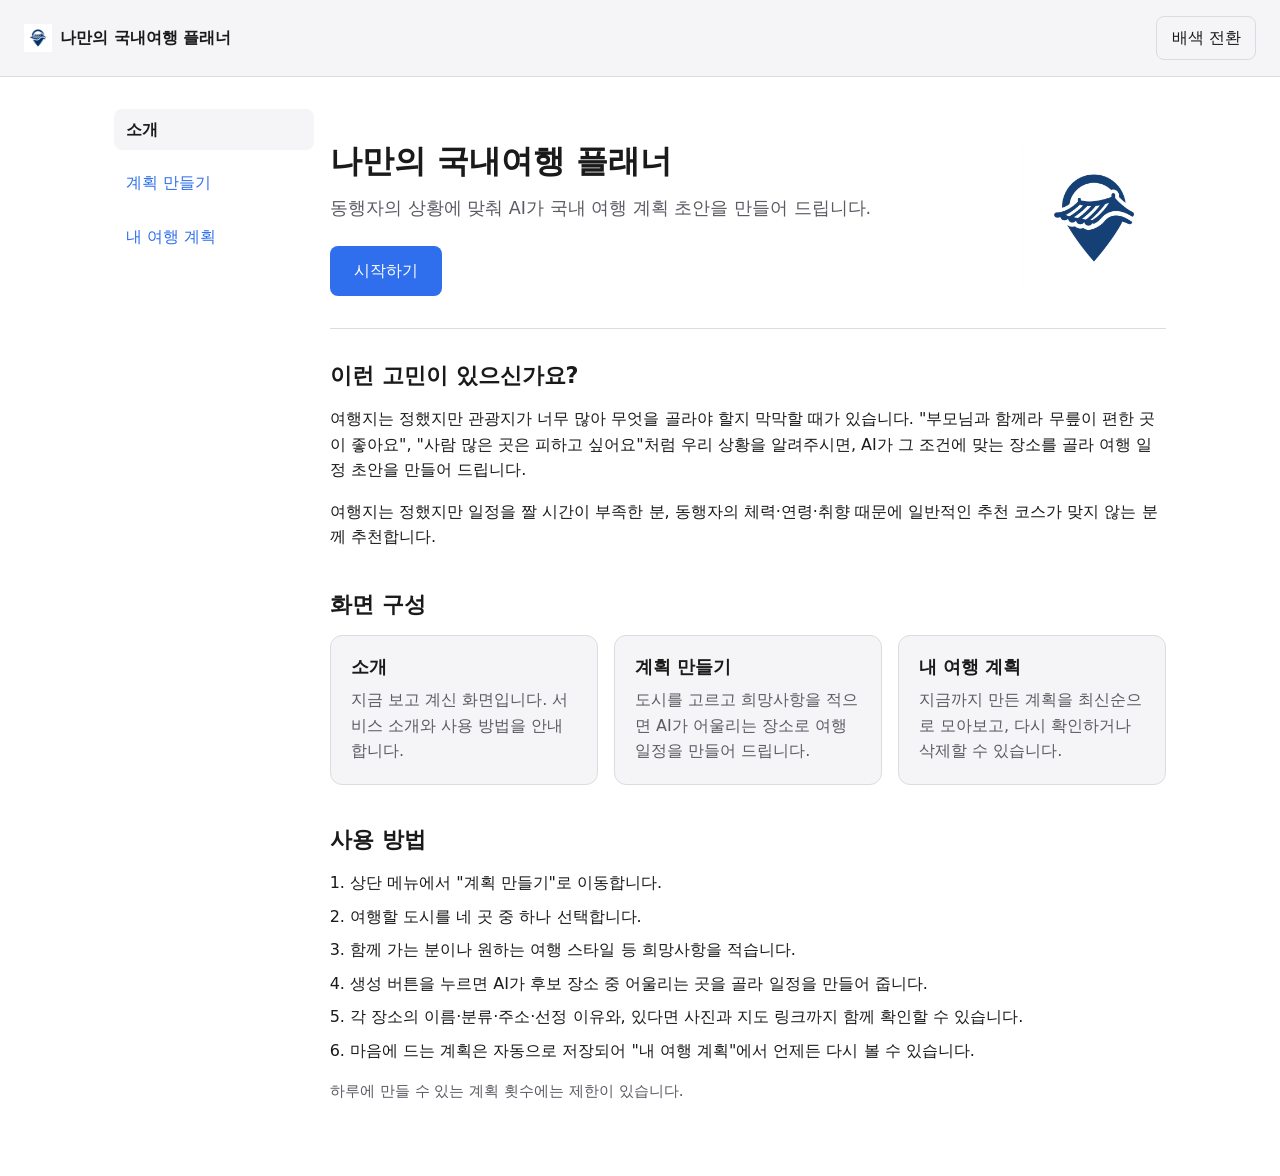
<file: service/index.html>
<!doctype html>
<html lang="ko">
<head>
  <meta charset="utf-8">
  <meta name="viewport" content="width=device-width, initial-scale=1">
  <title>나만의 국내여행 플래너</title>
  <link rel="stylesheet" href="css/style.css">
  <link rel="icon" type="image/png" href="images/logo.png">
</head>
<body>
  <img class="bg-decoration bg-decoration-left" src="images/hero1.png" alt=""
    width="2544" height="1904" loading="lazy">
  <img class="bg-decoration bg-decoration-right" src="images/hero2.png" alt=""
    width="2544" height="1904" loading="lazy">

  <header class="topbar">
    <a class="brand" href="index.html">
      <img class="brand-logo" src="images/logo.png" alt="" width="2048" height="2048" loading="lazy">
      나만의 국내여행 플래너
    </a>
    <button id="theme-toggle" type="button" class="nav-btn">배색 전환</button>
    <button id="menu-toggle" type="button" class="nav-btn"
      aria-expanded="false" aria-controls="mobile-menu">메뉴</button>
    <nav class="topnav-links">
      <a class="nav-link" href="index.html">소개</a>
      <a class="nav-link" href="plan.html">계획 만들기</a>
      <a class="nav-link" href="list.html">내 여행 계획</a>
    </nav>
  </header>

  <nav id="mobile-menu" class="mobile-menu" hidden>
    <a class="nav-link" href="index.html">소개</a>
    <a class="nav-link" href="plan.html">계획 만들기</a>
    <a class="nav-link" href="list.html">내 여행 계획</a>
  </nav>

  <div class="layout">
    <aside class="sidenav">
      <a class="nav-link" href="index.html">소개</a>
      <a class="nav-link" href="plan.html">계획 만들기</a>
      <a class="nav-link" href="list.html">내 여행 계획</a>
    </aside>

    <main>
      <section class="hero">
        <div class="hero-content">
          <h1>나만의 국내여행 플래너</h1>
          <p>동행자의 상황에 맞춰 AI가 국내 여행 계획 초안을 만들어 드립니다.</p>
          <a class="btn" href="plan.html">시작하기</a>
        </div>
        <img class="hero-logo" src="images/logo.png" alt="" width="2048" height="2048" loading="lazy">
      </section>

      <section class="intro">
        <h2>이런 고민이 있으신가요?</h2>
        <p>
          여행지는 정했지만 관광지가 너무 많아 무엇을 골라야 할지 막막할 때가 있습니다.
          "부모님과 함께라 무릎이 편한 곳이 좋아요", "사람 많은 곳은 피하고 싶어요"처럼
          우리 상황을 알려주시면, AI가 그 조건에 맞는 장소를 골라 여행 일정 초안을
          만들어 드립니다.
        </p>
        <p>
          여행지는 정했지만 일정을 짤 시간이 부족한 분, 동행자의 체력·연령·취향 때문에
          일반적인 추천 코스가 맞지 않는 분께 추천합니다.
        </p>
      </section>

      <section class="design">
        <h2>화면 구성</h2>
        <div class="card-grid">
          <div class="card">
            <h3>소개</h3>
            <p>지금 보고 계신 화면입니다. 서비스 소개와 사용 방법을 안내합니다.</p>
          </div>
          <div class="card">
            <h3>계획 만들기</h3>
            <p>도시를 고르고 희망사항을 적으면 AI가 어울리는 장소로 여행 일정을 만들어 드립니다.</p>
          </div>
          <div class="card">
            <h3>내 여행 계획</h3>
            <p>지금까지 만든 계획을 최신순으로 모아보고, 다시 확인하거나 삭제할 수 있습니다.</p>
          </div>
        </div>
      </section>

      <section class="steps">
        <h2>사용 방법</h2>
        <ol>
          <li>상단 메뉴에서 "계획 만들기"로 이동합니다.</li>
          <li>여행할 도시를 네 곳 중 하나 선택합니다.</li>
          <li>함께 가는 분이나 원하는 여행 스타일 등 희망사항을 적습니다.</li>
          <li>생성 버튼을 누르면 AI가 후보 장소 중 어울리는 곳을 골라 일정을 만들어 줍니다.</li>
          <li>각 장소의 이름·분류·주소·선정 이유와, 있다면 사진과 지도 링크까지 함께 확인할 수 있습니다.</li>
          <li>마음에 드는 계획은 자동으로 저장되어 "내 여행 계획"에서 언제든 다시 볼 수 있습니다.</li>
        </ol>
        <p class="note">하루에 만들 수 있는 계획 횟수에는 제한이 있습니다.</p>
      </section>
      
    </main>
  </div>

  <script src="js/nav.js"></script>
</body>
</html>
</file>
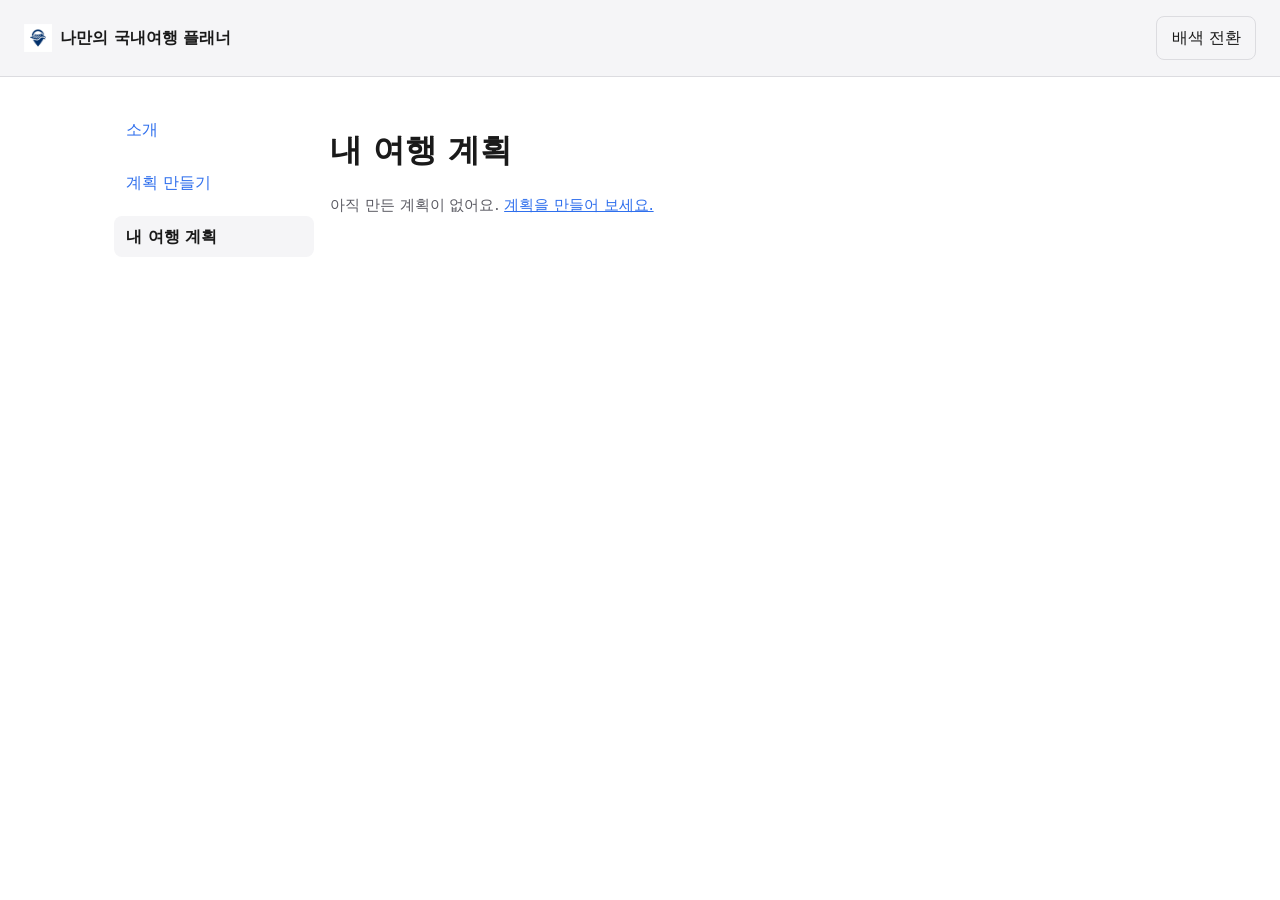
<file: service/list.html>
<!doctype html>
<html lang="ko">
<head>
  <meta charset="utf-8">
  <meta name="viewport" content="width=device-width, initial-scale=1">
  <title>내 여행 계획 — 나만의 국내여행 플래너</title>
  <link rel="stylesheet" href="css/style.css">
  <link rel="icon" type="image/png" href="images/logo.png">
</head>
<body>
  <img class="bg-decoration bg-decoration-left" src="images/hero1.png" alt=""
    width="2544" height="1904" loading="lazy">
  <img class="bg-decoration bg-decoration-right" src="images/hero2.png" alt=""
    width="2544" height="1904" loading="lazy">

  <header class="topbar">
    <a class="brand" href="index.html">
      <img class="brand-logo" src="images/logo.png" alt="" width="2048" height="2048" loading="lazy">
      나만의 국내여행 플래너
    </a>
    <button id="theme-toggle" type="button" class="nav-btn">배색 전환</button>
    <button id="menu-toggle" type="button" class="nav-btn"
      aria-expanded="false" aria-controls="mobile-menu">메뉴</button>
    <nav class="topnav-links">
      <a class="nav-link" href="index.html">소개</a>
      <a class="nav-link" href="plan.html">계획 만들기</a>
      <a class="nav-link" href="list.html">내 여행 계획</a>
    </nav>
  </header>

  <nav id="mobile-menu" class="mobile-menu" hidden>
    <a class="nav-link" href="index.html">소개</a>
    <a class="nav-link" href="plan.html">계획 만들기</a>
    <a class="nav-link" href="list.html">내 여행 계획</a>
  </nav>

  <div class="layout">
    <aside class="sidenav">
      <a class="nav-link" href="index.html">소개</a>
      <a class="nav-link" href="plan.html">계획 만들기</a>
      <a class="nav-link" href="list.html">내 여행 계획</a>
    </aside>

    <main>
      <h1>내 여행 계획</h1>

      <p id="empty-note" class="note" hidden>
        아직 만든 계획이 없어요. <a href="plan.html">계획을 만들어 보세요.</a>
      </p>

      <ul id="plan-list" class="plan-list"></ul>
    </main>
  </div>

  <script src="js/nav.js"></script>
  <script src="js/storage.js"></script>
  <script src="js/list.js"></script>
</body>
</html>
</file>
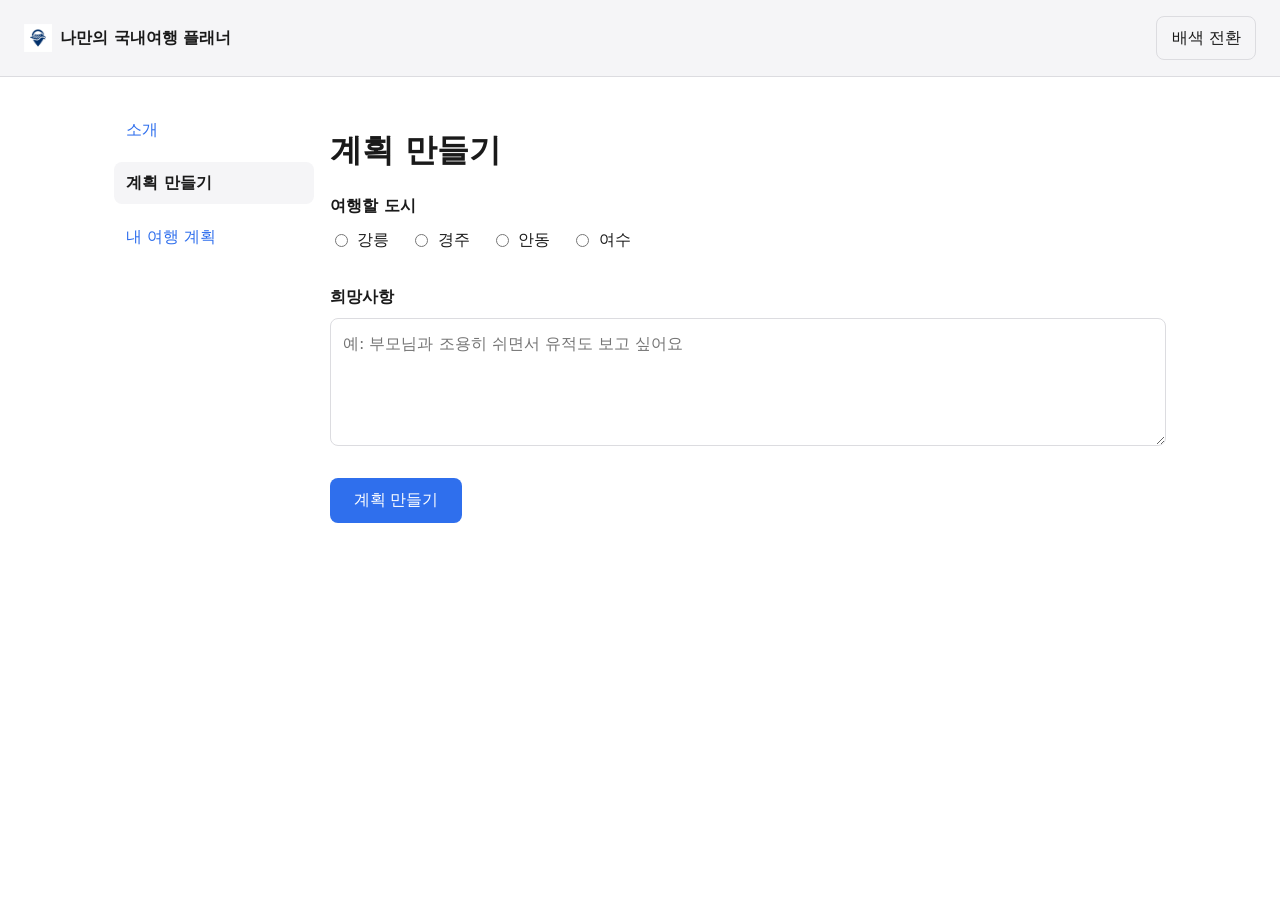
<file: service/plan.html>
<!doctype html>
<html lang="ko">
<head>
  <meta charset="utf-8">
  <meta name="viewport" content="width=device-width, initial-scale=1">
  <title>계획 만들기 — 나만의 국내여행 플래너</title>
  <link rel="stylesheet" href="css/style.css">
  <link rel="icon" type="image/png" href="images/logo.png">
</head>
<body>
  <img class="bg-decoration bg-decoration-left" src="images/hero1.png" alt=""
    width="2544" height="1904" loading="lazy">
  <img class="bg-decoration bg-decoration-right" src="images/hero2.png" alt=""
    width="2544" height="1904" loading="lazy">

  <header class="topbar">
    <a class="brand" href="index.html">
      <img class="brand-logo" src="images/logo.png" alt="" width="2048" height="2048" loading="lazy">
      나만의 국내여행 플래너
    </a>
    <button id="theme-toggle" type="button" class="nav-btn">배색 전환</button>
    <button id="menu-toggle" type="button" class="nav-btn"
      aria-expanded="false" aria-controls="mobile-menu">메뉴</button>
    <nav class="topnav-links">
      <a class="nav-link" href="index.html">소개</a>
      <a class="nav-link" href="plan.html">계획 만들기</a>
      <a class="nav-link" href="list.html">내 여행 계획</a>
    </nav>
  </header>

  <nav id="mobile-menu" class="mobile-menu" hidden>
    <a class="nav-link" href="index.html">소개</a>
    <a class="nav-link" href="plan.html">계획 만들기</a>
    <a class="nav-link" href="list.html">내 여행 계획</a>
  </nav>

  <div class="layout">
    <aside class="sidenav">
      <a class="nav-link" href="index.html">소개</a>
      <a class="nav-link" href="plan.html">계획 만들기</a>
      <a class="nav-link" href="list.html">내 여행 계획</a>
    </aside>

    <main>
      <h1>계획 만들기</h1>

      <p id="limit-note" class="note" hidden></p>

      <form id="plan-form" novalidate>
        <fieldset>
          <legend>여행할 도시</legend>
          <label class="radio-option"><input type="radio" name="city" value="gangneung"> 강릉</label>
          <label class="radio-option"><input type="radio" name="city" value="gyeongju"> 경주</label>
          <label class="radio-option"><input type="radio" name="city" value="andong"> 안동</label>
          <label class="radio-option"><input type="radio" name="city" value="yeosu"> 여수</label>
        </fieldset>

        <div class="field">
          <label for="wish">희망사항</label>
          <textarea id="wish" name="wish" rows="4" maxlength="500"
            placeholder="예: 부모님과 조용히 쉬면서 유적도 보고 싶어요"></textarea>
        </div>

        <button type="submit" class="btn" id="generate-btn">계획 만들기</button>
      </form>

      <div id="loading" class="loading-overlay" hidden>
        <div class="loading-box">
           <div class="spinner"></div>
              <p id="loading-text">여행 계획을 만드는 중입니다…</p>
          </div>
      </div>

      <div id="alert" class="alert" role="alert" hidden>
        <h2 id="alert-title"></h2>
        <p id="alert-message"></p>
      </div>

      <section id="result" hidden>
        <p id="result-summary" class="card"></p>
        <div id="result-places" class="place-grid"></div>
        <p id="save-warning" class="note" hidden></p>
      </section>
    </main>
  </div>

  <script src="js/nav.js"></script>
  <script src="js/storage.js"></script>
  <script src="js/plan.js"></script>
</body>
</html>
</file>
<file: service/css/style.css>
:root {
  --bg: #ffffff;
  --fg: #1a1a1a;
  --bg-elevated: #f5f5f7;
  --border: #dcdce0;
  --muted-fg: #5b5b63;
  --accent: #2f6fed;
  --accent-fg: #ffffff;
  --accent-hover: #2557c7;
  --accent-active: #1e4699;
  --focus-ring: #2f6fed;
  --danger: #b3261e;
  --danger-bg: #fdecea;
  --danger-border: #f3c2bd;
  --overlay: rgb(0 0 0 / 0.5);
}

@media (prefers-color-scheme: dark) {
  :root {
    --bg: #16181c;
    --fg: #e8e8e8;
    --bg-elevated: #1e2126;
    --border: #33363c;
    --muted-fg: #a3a3ab;
    --accent: #5b8dff;
    --accent-fg: #0b0d10;
    --accent-hover: #7ba0ff;
    --accent-active: #9db8ff;
    --focus-ring: #7ba0ff;
    --danger: #ff8a80;
    --danger-bg: #3a1f1d;
    --danger-border: #5c2e2a;
    --overlay: rgb(0 0 0 / 0.7);
  }
}

/* 수동 배색 토글: 시스템 설정보다 우선한다 */
:root[data-theme="dark"] {
  --bg: #16181c;
  --fg: #e8e8e8;
  --bg-elevated: #1e2126;
  --border: #33363c;
  --muted-fg: #a3a3ab;
  --accent: #5b8dff;
  --accent-fg: #0b0d10;
  --accent-hover: #7ba0ff;
  --accent-active: #9db8ff;
  --focus-ring: #7ba0ff;
  --danger: #ff8a80;
  --danger-bg: #3a1f1d;
  --danger-border: #5c2e2a;
  --overlay: rgb(0 0 0 / 0.7);
}

:root[data-theme="light"] {
  --bg: #ffffff;
  --fg: #1a1a1a;
  --bg-elevated: #f5f5f7;
  --border: #dcdce0;
  --muted-fg: #5b5b63;
  --accent: #2f6fed;
  --accent-fg: #ffffff;
  --accent-hover: #2557c7;
  --accent-active: #1e4699;
  --focus-ring: #2f6fed;
  --danger: #b3261e;
  --danger-bg: #fdecea;
  --danger-border: #f3c2bd;
  --overlay: rgb(0 0 0 / 0.5);
}

* {
  box-sizing: border-box;
}

body {
  margin: 0;
  background: var(--bg);
  color: var(--fg);
  font-family: system-ui, -apple-system, "Apple SD Gothic Neo", "Malgun Gothic", sans-serif;
  line-height: 1.6;
}

h1, h2, h3 {
  line-height: 1.3;
}

a {
  color: var(--accent);
}

a:hover {
  color: var(--accent-hover);
}

a:focus-visible {
  outline: 2px solid var(--focus-ring);
  outline-offset: 2px;
}

a:active {
  color: var(--accent-active);
}

/* 상단 바 (서비스 제목 + 배색 토글 + 폭별 네비게이션) */
.topbar {
  display: flex;
  align-items: center;
  flex-wrap: wrap;
  gap: 1rem;
  padding: 1rem 1.5rem;
  border-bottom: 1px solid var(--border);
  background: var(--bg-elevated);
}

.topbar .brand {
  display: inline-flex;
  align-items: center;
  gap: .5rem;
  font-weight: 700;
  margin-right: auto;
  text-decoration: none;
  color: var(--fg);
}

.brand-logo {
  height: 1.75rem;
  width: auto;
}

.nav-btn {
  background: none;
  border: 1px solid var(--border);
  color: var(--fg);
  border-radius: .5rem;
  padding: .5rem .9rem;
  font: inherit;
  cursor: pointer;
}

.nav-btn:hover {
  background: var(--bg-elevated);
}

.nav-btn:focus-visible {
  outline: 2px solid var(--focus-ring);
  outline-offset: 2px;
}

.nav-btn:active {
  background: var(--border);
}

.nav-link {
  text-decoration: none;
}

.nav-link[aria-current="page"] {
  color: var(--fg);
  font-weight: 700;
}

.topnav-links {
  display: none;
  gap: 1.25rem;
}

/* 600px 미만 기본값: 햄버거 버튼 + 접이식 메뉴 */
.mobile-menu {
  display: flex;
  flex-direction: column;
  gap: .25rem;
  padding: .75rem 1.5rem 1rem;
  border-bottom: 1px solid var(--border);
  background: var(--bg-elevated);
}

.mobile-menu[hidden] {
  display: none;
}

/* 본문 레이아웃 (사이드 네비게이션 + 메인) */
/* 600px 미만 기본값: 1컬럼 */
.layout {
  display: grid;
  grid-template-columns: 1fr;
  gap: 2rem;
  max-width: 1100px;
  margin: 0 auto;
  padding: 2rem 1.5rem;
}

.sidenav {
  display: none;
  flex-direction: column;
  gap: .75rem;
}

.sidenav .nav-link {
  padding: .5rem .75rem;
  border-radius: .5rem;
}

.sidenav .nav-link:hover {
  background: var(--bg-elevated);
}

.sidenav .nav-link[aria-current="page"] {
  background: var(--bg-elevated);
}

/* 600px 이상: 햄버거 대신 가로 네비게이션 */
@media (min-width: 600px) {
  #menu-toggle {
    display: none;
  }

  .mobile-menu {
    display: none !important;
  }

  .topnav-links {
    display: flex;
  }
}

/* 1000px 이상: 가로 네비게이션 대신 사이드 네비게이션 */
@media (min-width: 1000px) {
  .topnav-links {
    display: none;
  }

  .sidenav {
    display: flex;
  }

  .layout {
    grid-template-columns: 200px 1fr;
    gap: 1rem;
  }
}

/* 버튼 */
.btn {
  display: inline-block;
  background: var(--accent);
  color: var(--accent-fg);
  border: none;
  border-radius: .5rem;
  padding: .75rem 1.5rem;
  font-size: 1rem;
  text-decoration: none;
  cursor: pointer;
}

.btn:hover {
  background: var(--accent-hover);
  color: var(--accent-fg);
}

.btn:focus-visible {
  outline: 2px solid var(--focus-ring);
  outline-offset: 2px;
}

.btn:active {
  background: var(--accent-active);
}

/* 소개 화면 섹션 */
.hero {
  display: flex;
  align-items: center;
  gap: 2rem;
  padding: 2rem 0;
  border-bottom: 1px solid var(--border);
  margin-bottom: 2rem;
}

.hero-content {
  flex: 1;
}

.hero h1 {
  font-size: 2rem;
  margin: 0 0 .75rem;
}

.hero p {
  color: var(--muted-fg);
  font-size: 1.1rem;
  margin: 0 0 1.5rem;
}

.hero-logo {
  flex-shrink: 0;
  width: 9rem;
  height: 9rem;
  opacity: .92;
}

@media (max-width: 600px) {
  .hero-logo {
    display: none;
  }
}

/* 페이지 좌우 여백의 배경 장식 (1400px 이상에서만 표시) */
/* .layout의 max-width(1100px)로 생기는 여백을 최대한 덮도록 폭을 뷰포트에 맞춰 계산 */
.bg-decoration {
  display: none;
  position: fixed;
  top: 0;
  width: calc((100vw - 1100px) / 2 - 20px);
  height: 100vh;
  object-fit: cover;
  z-index: -1;
}

.bg-decoration-left {
  left: 0;
}

.bg-decoration-right {
  right: 0;
}

@media (min-width: 1400px) {
  .bg-decoration {
    display: block;
  }
}

section {
  margin-bottom: 2.5rem;
}

section h2 {
  font-size: 1.4rem;
  margin: 0 0 1rem;
}

.card-grid {
  display: grid;
  grid-template-columns: repeat(3, 1fr);
  gap: 1rem;
}

@media (max-width: 720px) {
  .card-grid {
    grid-template-columns: 1fr;
  }
}

.card {
  background: var(--bg-elevated);
  border: 1px solid var(--border);
  border-radius: .75rem;
  padding: 1.25rem;
}

.card h3 {
  margin: 0 0 .5rem;
  font-size: 1.1rem;
}

.card p {
  margin: 0;
  color: var(--muted-fg);
}

.steps ol {
  padding-left: 1.25rem;
}

.steps li {
  margin-bottom: .5rem;
}

.note {
  color: var(--muted-fg);
  font-size: .95rem;
}

/* 계획 만들기 화면: 폼 */
fieldset {
  border: none;
  padding: 0;
  margin: 0 0 1.5rem;
}

legend {
  font-weight: 700;
  margin-bottom: .5rem;
  padding: 0;
}

.radio-option {
  display: inline-flex;
  align-items: center;
  gap: .4rem;
  margin: 0 1rem .5rem 0;
  cursor: pointer;
}

.radio-option input {
  accent-color: var(--accent);
}

.field {
  margin-bottom: 1.5rem;
}

.field label {
  display: block;
  font-weight: 700;
  margin-bottom: .5rem;
}

textarea {
  width: 100%;
  padding: .75rem;
  border: 1px solid var(--border);
  border-radius: .5rem;
  background: var(--bg);
  color: var(--fg);
  font: inherit;
  resize: vertical;
}

textarea:focus-visible {
  outline: 2px solid var(--focus-ring);
  outline-offset: 2px;
}

/* 계획 만들기 화면: 로딩/알림 */
#loading {
  color: var(--muted-fg);
}

.alert {
  border: 1px solid var(--danger-border);
  background: var(--danger-bg);
  color: var(--danger);
  border-radius: .5rem;
  padding: 1rem 1.25rem;
  margin: 1rem 0;
}

.alert h2 {
  margin: 0 0 .25rem;
  font-size: 1.05rem;
}

.alert p {
  margin: 0;
}

.spinner {
  width: 1.5rem;
  height: 1.5rem;
  border: 3px solid var(--border);
  border-top-color: var(--accent);
  border-radius: 50%;
  animation: spin 0.8s linear infinite;
}

@keyframes spin {
  to { transform: rotate(360deg); }
}

.loading-overlay {
  position: fixed;
  inset: 0;
  display: flex;
  align-items: center;
  justify-content: center;
  background: var(--overlay);
  z-index: 100;
}

.loading-overlay[hidden] { display: none; }

.loading-box {
  background: var(--bg);
  border: 1px solid var(--border);
  border-radius: .75rem;
  padding: 2rem;
  display: flex;
  flex-direction: column;
  align-items: center;
  gap: 1rem;
  text-align: center;
  max-width: 20rem;
}

/* 계획 만들기 화면: 결과 카드 */
.place-grid {
  display: grid;
  grid-template-columns: repeat(auto-fill, minmax(240px, 1fr));
  gap: 1rem;
  margin-top: 1rem;
}

.place-order {
  display: inline-block;
  background: var(--accent);
  color: var(--accent-fg);
  border-radius: 999px;
  width: 1.75rem;
  height: 1.75rem;
  line-height: 1.75rem;
  text-align: center;
  font-size: .85rem;
  margin-bottom: .5rem;
}

.place-meta {
  color: var(--muted-fg);
  font-size: .9rem;
  margin: 0 0 .5rem;
}

.place-image {
  width: 100%;
  aspect-ratio: 4 / 3;
  object-fit: cover;
  border-radius: .5rem;
  margin: .5rem 0;
}

/* 내 여행 계획 화면 */
.plan-list {
  list-style: none;
  padding: 0;
  margin: 1.5rem 0 0;
}

.plan-item {
  display: flex;
  align-items: center;
  gap: 1rem;
  border: 1px solid var(--border);
  border-radius: .75rem;
  margin-bottom: .75rem;
  padding: .25rem;
}

.plan-item-link {
  flex: 1;
  padding: .75rem;
  border-radius: .5rem;
  text-decoration: none;
}

.plan-item-link:hover {
  background: var(--bg-elevated);
}

.plan-item-delete {
  background: none;
  border: 1px solid var(--border);
  color: var(--danger);
  border-radius: .5rem;
  padding: .5rem .9rem;
  cursor: pointer;
  font: inherit;
  margin-right: .5rem;
}

.plan-item-delete:hover {
  background: var(--danger-bg);
  border-color: var(--danger-border);
}

.plan-item-delete:focus-visible {
  outline: 2px solid var(--focus-ring);
  outline-offset: 2px;
}

.plan-item-delete:active {
  background: var(--danger-bg);
}
</file>
